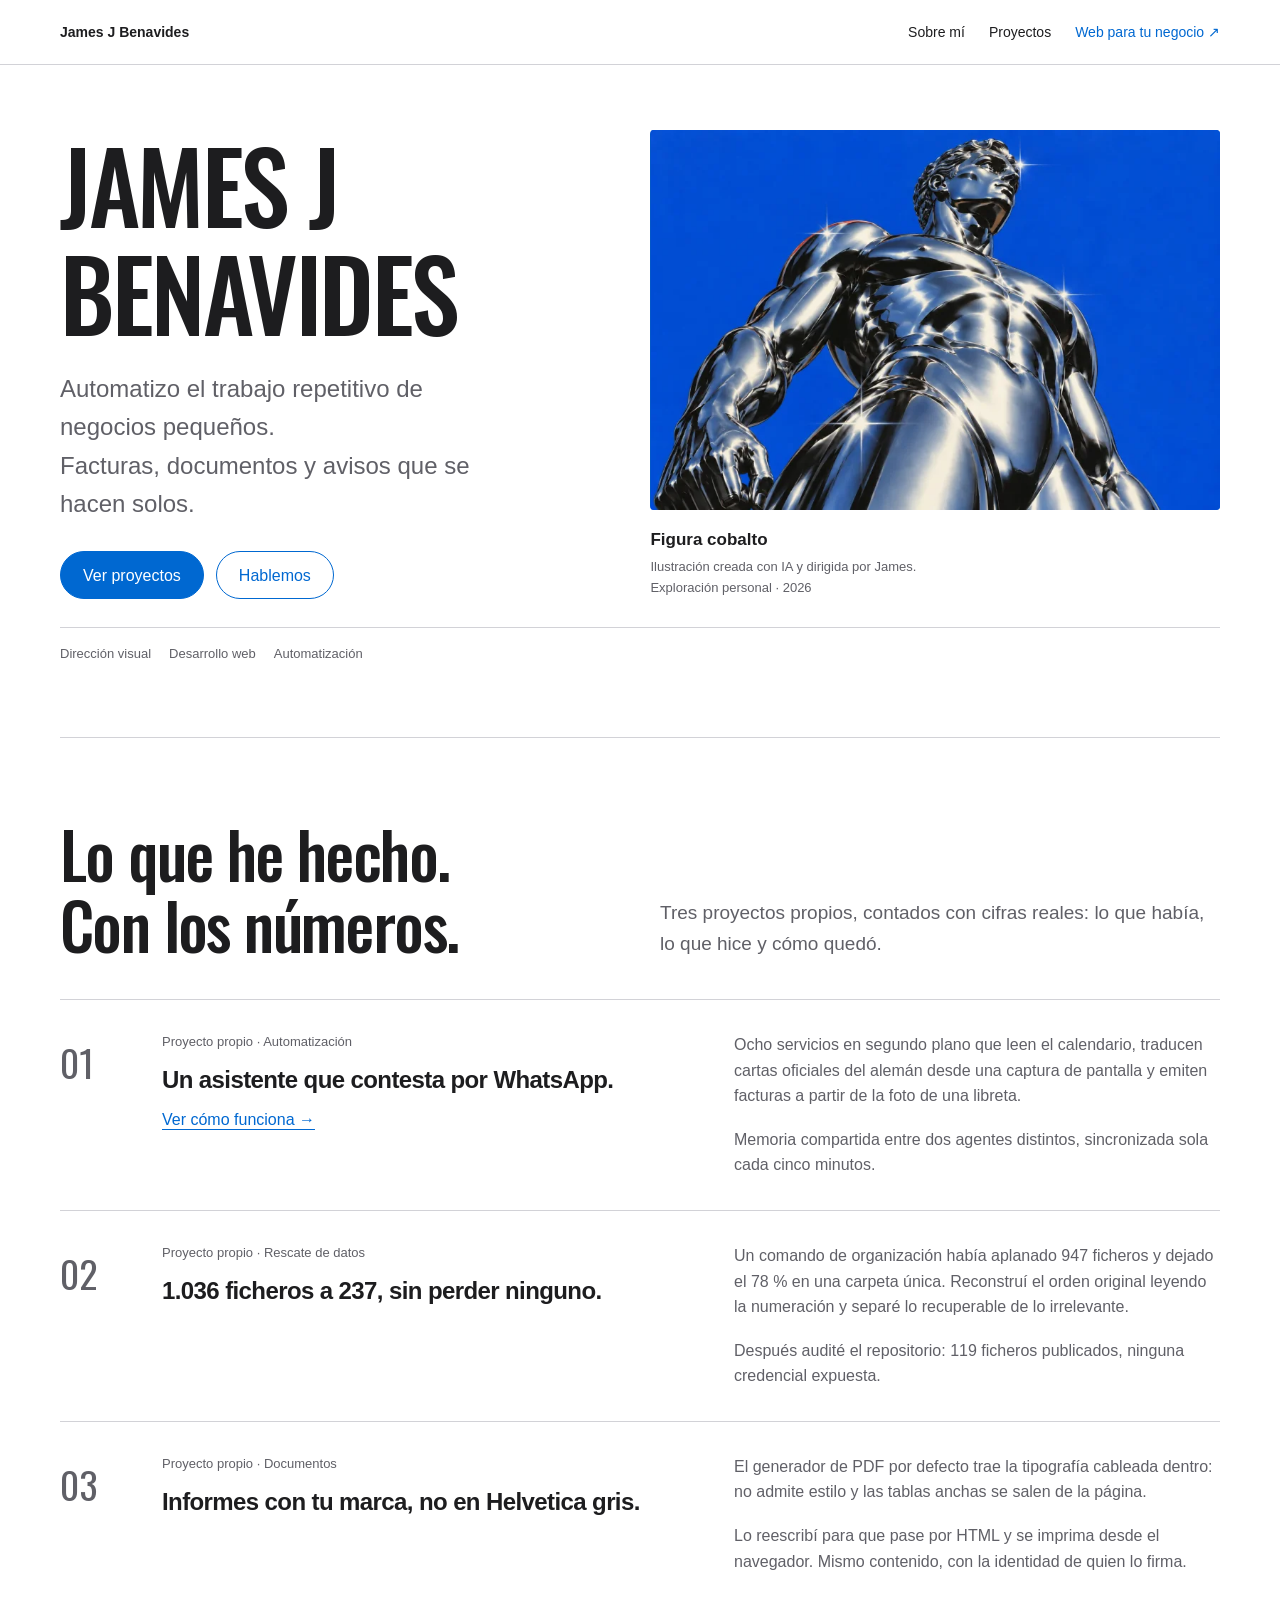
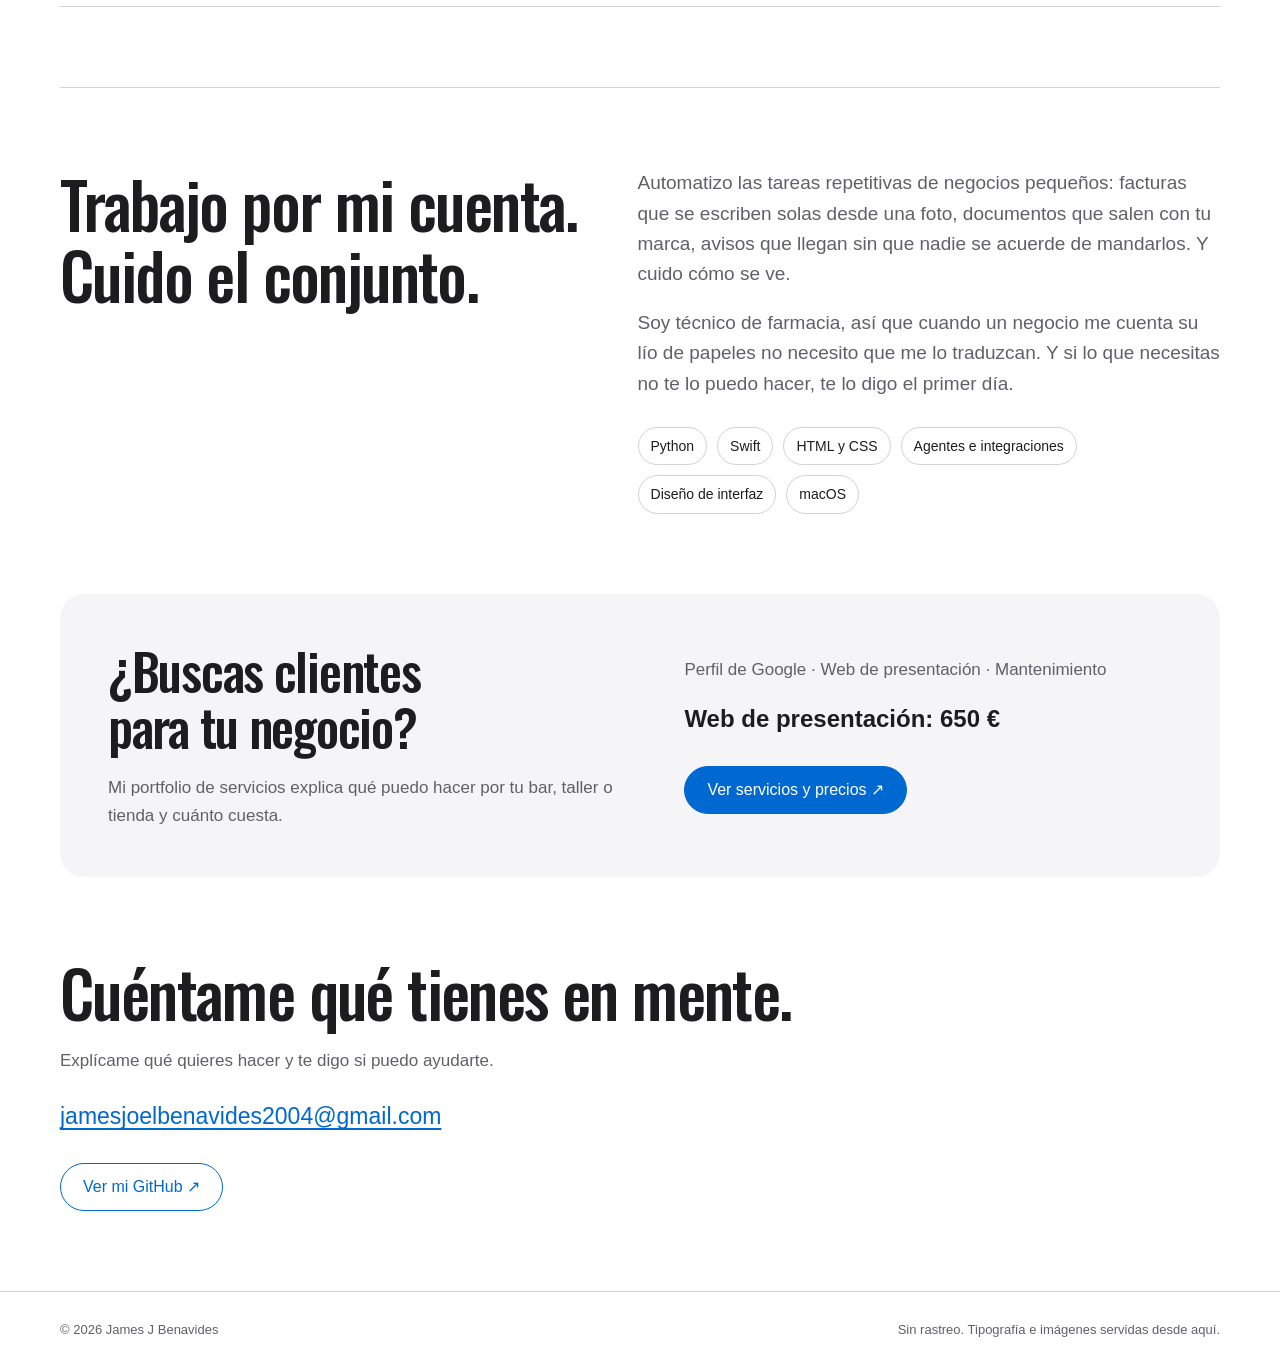
<file: index.html>
<!doctype html>
<html lang="es">
<head>
<meta charset="utf-8">
<meta name="viewport" content="width=device-width, initial-scale=1">
<title>James J Benavides · Diseño, código y automatización</title>
<meta name="description" content="Portfolio de James J Benavides. Dirección visual, webs y proyectos de automatización. Descubre su trabajo y los servicios para negocios de barrio.">
<link rel="stylesheet" href="styles.css">
<link rel="preload" href="assets/oswald-latin.woff2" as="font" type="font/woff2" crossorigin>
<script src="motion.js" defer></script>
</head>
<body>
<a class="salto" href="#principal">Saltar al contenido</a>
<header class="barra"><nav class="marco" aria-label="Principal">
<a class="yo" href="index.html" aria-current="page">James J Benavides</a>
<a class="opcional" href="#sobre-mi">Sobre mí</a><a class="proyectos-nav" href="#proyectos">Proyectos</a>
<a class="contratar" href="https://karmaaaaaaaaaaaa.github.io/james-j-portfolio/es/">Web para tu negocio ↗</a>
</nav></header>
<main id="principal">
<section class="portada marco" aria-labelledby="nombre">
<div class="hero-grid">
<div><h1 id="nombre">James J<br>Benavides</h1>
<p class="rol">Automatizo el trabajo repetitivo de negocios pequeños.<br>Facturas, documentos y avisos que se hacen solos.</p>
<div class="acciones"><a class="boton principal" href="#proyectos">Ver proyectos</a><a class="boton" href="#contacto">Hablemos</a></div>
</div>
<figure class="lamina" id="figura-cobalto">
<picture>
<source type="image/webp" srcset="assets/figura-cobalto-480.webp 480w, assets/figura-cobalto-800.webp 800w, assets/figura-cobalto-1200.webp 1200w, assets/figura-cobalto-1536.webp 1536w" sizes="(max-width:640px) calc(100vw - 36px), (max-width:1208px) calc((100vw - 96px) / 2), 570px">
<img src="assets/figura-cobalto-800.jpg" srcset="assets/figura-cobalto-480.jpg 480w, assets/figura-cobalto-800.jpg 800w, assets/figura-cobalto-1200.jpg 1200w, assets/figura-cobalto-1536.jpg 1536w" sizes="(max-width:640px) calc(100vw - 36px), (max-width:1208px) calc((100vw - 96px) / 2), 570px" width="1536" height="1024" alt="Figura cromada vista en contrapicado, con destellos sobre un fondo azul cobalto." fetchpriority="high" decoding="async">
</picture>
<figcaption><strong>Figura cobalto</strong>Ilustración creada con IA y dirigida por James.<br>Exploración personal · 2026</figcaption>
</figure>
</div>
<div class="indice-obra"><span>Dirección visual</span><span>Desarrollo web</span><span>Automatización</span></div>
</section>
<section class="seccion marco" id="proyectos">
<div class="cabecera-seccion sube"><h2>Lo que he hecho.<br>Con los números.</h2><p>Tres proyectos propios, contados con cifras reales: lo que había, lo que hice y cómo quedó.</p></div>
<div class="casos">
<article class="caso sube"><span class="numero" aria-hidden="true">01</span><div><span class="tipo">Proyecto propio · Automatización</span><h3>Un asistente que contesta por WhatsApp.</h3><a href="ecosistema.html">Ver cómo funciona →</a></div><div><p>Ocho servicios en segundo plano que leen el calendario, traducen cartas oficiales del alemán desde una captura de pantalla y emiten facturas a partir de la foto de una libreta.</p><p>Memoria compartida entre dos agentes distintos, sincronizada sola cada cinco minutos.</p></div></article>
<article class="caso sube"><span class="numero" aria-hidden="true">02</span><div><span class="tipo">Proyecto propio · Rescate de datos</span><h3>1.036 ficheros a 237, sin perder ninguno.</h3></div><div><p>Un comando de organización había aplanado 947 ficheros y dejado el 78 % en una carpeta única. Reconstruí el orden original leyendo la numeración y separé lo recuperable de lo irrelevante.</p><p>Después audité el repositorio: 119 ficheros publicados, ninguna credencial expuesta.</p></div></article>
<article class="caso sube"><span class="numero" aria-hidden="true">03</span><div><span class="tipo">Proyecto propio · Documentos</span><h3>Informes con tu marca, no en Helvetica gris.</h3></div><div><p>El generador de PDF por defecto trae la tipografía cableada dentro: no admite estilo y las tablas anchas se salen de la página.</p><p>Lo reescribí para que pase por HTML y se imprima desde el navegador. Mismo contenido, con la identidad de quien lo firma.</p></div></article>
</div>
</section>
<section class="seccion marco" id="sobre-mi"><div class="sobre"><h2 class="sube">Trabajo por mi cuenta.<br>Cuido el conjunto.</h2><div class="sube"><p class="texto">Automatizo las tareas repetitivas de negocios pequeños: facturas que se escriben solas desde una foto, documentos que salen con tu marca, avisos que llegan sin que nadie se acuerde de mandarlos. Y cuido cómo se ve.</p><p class="texto">Soy técnico de farmacia, así que cuando un negocio me cuenta su lío de papeles no necesito que me lo traduzcan. Y si lo que necesitas no te lo puedo hacer, te lo digo el primer día.</p><div class="capacidades"><span>Python</span><span>Swift</span><span>HTML y CSS</span><span>Agentes e integraciones</span><span>Diseño de interfaz</span><span>macOS</span></div></div></div></section>
<section class="marco" id="negocios"><div class="negocios"><div><h2>¿Buscas clientes<br>para tu negocio?</h2><p style="margin-top:20px">Mi portfolio de servicios explica qué puedo hacer por tu bar, taller o tienda y cuánto cuesta.</p></div><div><p>Perfil de Google · Web de presentación · Mantenimiento</p><p class="precio">Web de presentación: 650 €</p><div class="acciones"><a class="boton principal" href="https://karmaaaaaaaaaaaa.github.io/james-j-portfolio/es/">Ver servicios y precios ↗</a></div></div></div></section>
<section class="contacto marco" id="contacto"><h2>Cuéntame qué tienes en mente.</h2><p>Explícame qué quieres hacer y te digo si puedo ayudarte.</p><a class="correo" href="mailto:jamesjoelbenavides2004@gmail.com?subject=Quiero%20hablar%20de%20un%20proyecto">jamesjoelbenavides2004@gmail.com</a><div class="acciones"><a class="boton" href="https://github.com/KArmaaaaaaaaaaaa">Ver mi GitHub ↗</a></div></section>
</main>
<footer class="pie"><div class="marco"><span>© 2026 James J Benavides</span><span>Sin rastreo. Tipografía e imágenes servidas desde aquí.</span></div></footer>
</body>
</html>
</file>
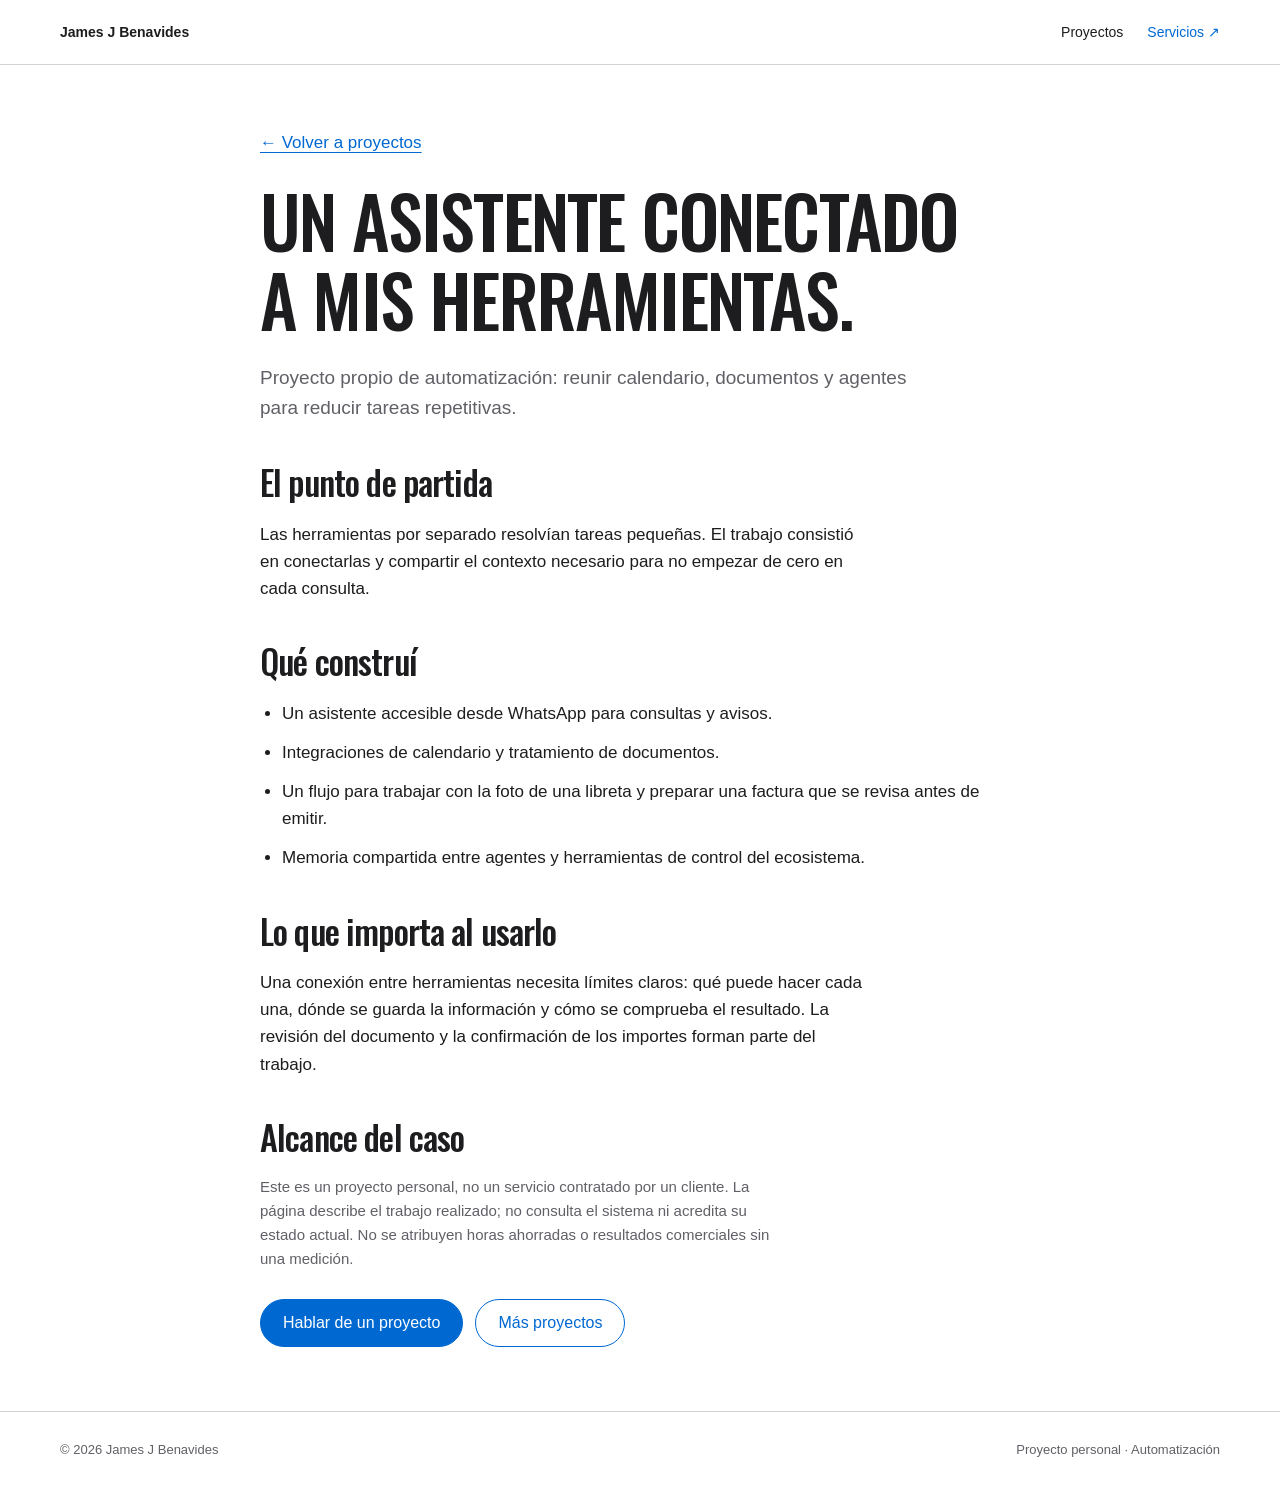
<file: ecosistema.html>
<!doctype html>
<html lang="es">
<head><meta charset="utf-8"><meta name="viewport" content="width=device-width, initial-scale=1"><title>Un ecosistema de automatización · James J Benavides</title><meta name="description" content="Proyecto personal de James: conectar calendario, documentos y agentes en un ecosistema de automatización."><link rel="stylesheet" href="styles.css"><script src="motion.js" defer></script></head>
<body><a class="salto" href="#principal">Saltar al contenido</a>
<header class="barra"><nav class="marco" aria-label="Principal"><a class="yo" href="index.html">James J Benavides</a><a href="index.html#proyectos">Proyectos</a><a class="contratar" href="https://karmaaaaaaaaaaaa.github.io/james-j-portfolio/es/">Servicios ↗</a></nav></header>
<main class="marco" id="principal"><article class="lectura"><a href="index.html#proyectos">← Volver a proyectos</a><h1>Un asistente conectado a mis herramientas.</h1><p class="texto">Proyecto propio de automatización: reunir calendario, documentos y agentes para reducir tareas repetitivas.</p>
<h2>El punto de partida</h2><p>Las herramientas por separado resolvían tareas pequeñas. El trabajo consistió en conectarlas y compartir el contexto necesario para no empezar de cero en cada consulta.</p>
<h2>Qué construí</h2><ul><li>Un asistente accesible desde WhatsApp para consultas y avisos.</li><li>Integraciones de calendario y tratamiento de documentos.</li><li>Un flujo para trabajar con la foto de una libreta y preparar una factura que se revisa antes de emitir.</li><li>Memoria compartida entre agentes y herramientas de control del ecosistema.</li></ul>
<h2>Lo que importa al usarlo</h2><p>Una conexión entre herramientas necesita límites claros: qué puede hacer cada una, dónde se guarda la información y cómo se comprueba el resultado. La revisión del documento y la confirmación de los importes forman parte del trabajo.</p>
<h2>Alcance del caso</h2><p class="nota">Este es un proyecto personal, no un servicio contratado por un cliente. La página describe el trabajo realizado; no consulta el sistema ni acredita su estado actual. No se atribuyen horas ahorradas o resultados comerciales sin una medición.</p>
<div class="acciones"><a class="boton principal" href="index.html#contacto">Hablar de un proyecto</a><a class="boton" href="index.html#proyectos">Más proyectos</a></div></article></main>
<footer class="pie"><div class="marco"><span>© 2026 James J Benavides</span><span>Proyecto personal · Automatización</span></div></footer></body></html>
</file>
<file: styles.css>
@font-face{font-family:Oswald;src:url('assets/oswald-latin.woff2') format('woff2');font-style:normal;font-weight:400 500;font-display:swap;unicode-range:U+0000-00FF,U+0131,U+0152-0153,U+02BB-02BC,U+02C6,U+02DA,U+02DC,U+0304,U+0308,U+0329,U+2000-206F,U+20AC,U+2122,U+2191,U+2193,U+2212,U+2215,U+FEFF,U+FFFD}
@font-face{font-family:Oswald;src:url('assets/oswald-latin-ext.woff2') format('woff2');font-style:normal;font-weight:400 500;font-display:swap;unicode-range:U+0100-02BA,U+02BD-02C5,U+02C7-02CC,U+02CE-02D7,U+02DD-02FF,U+0304,U+0308,U+0329,U+1D00-1DBF,U+1E00-1E9F,U+1EF2-1EFF,U+2020,U+20A0-20AB,U+20AD-20C0,U+2113,U+2C60-2C7F,U+A720-A7FF}
:root{--papel:#fff;--nube:#f5f5f7;--tinta:#1d1d1f;--secundario:#606067;--azul:#0068d1;--linea:#d2d2d7;--medida:1160px;--curva:cubic-bezier(.4,0,.6,1);--entrada:cubic-bezier(.25,.1,.3,1);--micro:160ms;--rapido:240ms;--normal:320ms;color-scheme:light}
/* Contraste: #606067 sobre blanco 6,24:1; #0068d1 sobre blanco 5,38:1. */
*{box-sizing:border-box}html{scroll-behavior:smooth;scroll-padding-top:90px}body{margin:0;background:var(--papel);color:var(--tinta);font:17px/1.6 -apple-system,BlinkMacSystemFont,'Helvetica Neue',Arial,sans-serif;-webkit-font-smoothing:antialiased}
a{color:var(--azul);text-underline-offset:4px}a,button{-webkit-tap-highlight-color:transparent}:focus-visible{outline:3px solid var(--azul);outline-offset:5px}::selection{background:var(--azul);color:#fff}img{max-width:100%;display:block;height:auto}h1,h2,h3,p,figure{margin:0}p{max-width:64ch}h1,h2{font-family:Oswald,'Arial Narrow',sans-serif;font-weight:500;line-height:1.1;letter-spacing:-.025em;text-wrap:balance}h1{font-size:clamp(60px,7.7vw,110px);text-transform:uppercase}h2{font-size:clamp(38px,5vw,64px)}h3{font-size:24px;line-height:1.25;letter-spacing:-.025em}p+p{margin-top:18px}.marco{width:min(100% - 48px,var(--medida));margin-inline:auto}.salto{position:fixed;z-index:100;top:10px;left:16px;background:var(--tinta);color:white;padding:12px;transform:translateY(-160%)}.salto:focus{transform:none}.barra{position:sticky;top:0;z-index:20;background:rgba(255,255,255,.94);backdrop-filter:blur(16px);border-bottom:1px solid var(--linea)}.barra nav{display:flex;align-items:center;gap:24px;min-height:64px}.barra a{font-size:14px;text-decoration:none;min-height:44px;display:inline-flex;align-items:center;color:var(--tinta)}.barra .yo{font-weight:600;margin-right:auto}.barra .contratar{color:var(--azul)}.portada{padding-block:64px 72px}.hero-grid{display:grid;grid-template-columns:1fr 1.05fr;gap:48px;align-items:center}.rol{font-size:clamp(19px,2vw,24px);color:var(--secundario);margin-top:24px;max-width:31ch}.acciones{display:flex;flex-wrap:wrap;gap:12px;margin-top:28px}.boton{display:inline-flex;align-items:center;justify-content:center;min-height:48px;border-radius:99px;padding:10px 22px;font-size:16px;text-decoration:none;border:1px solid var(--azul);transition:transform var(--micro) var(--curva),background-color var(--rapido) var(--curva);color:var(--azul)}.boton.principal{background:var(--azul);color:#fff}.boton:active{transform:scale(.97)}.lamina{margin:0;min-width:0}.lamina picture{display:block;border-radius:4px;overflow:hidden;background:#0457c8}.lamina img{width:100%;aspect-ratio:3/2;object-fit:contain}.lamina figcaption{padding-top:16px;font-size:13px;line-height:1.6;color:var(--secundario)}.lamina figcaption strong{color:var(--tinta);font-weight:600;font-size:17px;display:block;margin-bottom:4px}.indice-obra{margin-top:28px;border-top:1px solid var(--linea);padding-top:16px;display:flex;gap:18px;flex-wrap:wrap;font-size:13px;color:var(--secundario)}.seccion{padding-block:80px;border-top:1px solid var(--linea)}.cabecera-seccion{display:grid;grid-template-columns:1fr 1fr;gap:40px;margin-bottom:40px;align-items:end}.cabecera-seccion p,.texto{color:var(--secundario);font-size:19px}.casos{border-top:1px solid var(--linea)}.caso{display:grid;grid-template-columns:70px minmax(0,1fr) minmax(0,.9fr);gap:32px;padding:32px 0;border-bottom:1px solid var(--linea)}.numero{font-family:Oswald,sans-serif;font-size:38px;color:var(--secundario)}.tipo{display:block;font-size:13px;color:var(--secundario);margin-bottom:12px}.caso p{color:var(--secundario);font-size:16px}.caso a{display:inline-block;padding-block:12px;font-size:16px}.caso details{font-size:15px;margin-top:12px}.caso summary{cursor:pointer;min-height:44px;padding-block:10px;color:var(--azul)}.caso details p{margin-top:8px}.sobre{display:grid;grid-template-columns:1fr 1.1fr;gap:48px}.capacidades{display:flex;flex-wrap:wrap;gap:10px;margin-top:28px}.capacidades span{border:1px solid var(--linea);padding:7px 12px;border-radius:99px;font-size:14px}.negocios{background:var(--nube);padding:48px;display:grid;grid-template-columns:1.1fr 1fr;gap:40px;align-items:center;border-radius:24px}.negocios h2{font-size:clamp(36px,4vw,54px)}.negocios p{color:var(--secundario)}.negocios .precio{font-size:24px;font-weight:600;color:var(--tinta);margin-top:16px}.contacto{padding-block:80px}.contacto p{margin-top:20px;color:var(--secundario)}.correo{display:inline-block;margin-top:24px;font-size:clamp(15px,2.5vw,23px);overflow-wrap:anywhere}.pie{border-top:1px solid var(--linea);padding-block:28px;font-size:13px;color:var(--secundario)}.pie .marco{display:flex;justify-content:space-between;gap:24px;flex-wrap:wrap}.sube{opacity:1;transform:none;transition:opacity var(--normal) var(--entrada),transform var(--normal) var(--entrada)}.js-mov .sube:not(.dentro){opacity:0;transform:translateY(20px)}.lectura{max-width:760px;margin-inline:auto;padding-block:64px}.lectura h1{font-size:clamp(42px,7vw,72px);margin-block:24px}.lectura h2{font-size:34px;margin-block:40px 20px}.lectura ul{padding-left:22px}.lectura li+li{margin-top:12px}.lectura .nota{font-size:15px;color:var(--secundario)}
@media(hover:hover){.boton:hover{transform:translateY(-2px)}.boton.principal:hover{background:#005bb8}.barra a:hover{text-decoration:underline}.caso a:hover{text-decoration-thickness:2px}}
@media(hover:none){.boton:hover{transform:none}}
@media(max-width:900px){.hero-grid{gap:28px;grid-template-columns:1fr 1fr}.barra nav{gap:16px}.barra .opcional{display:none}.caso{grid-template-columns:40px 1fr;gap:22px}.caso>div:last-child{grid-column:2}.negocios{padding:32px;gap:24px}}
@media(max-width:640px){.marco{width:calc(100% - 36px)}.barra nav{gap:12px;min-height:60px;flex-wrap:wrap}.barra a{font-size:12px}.barra .yo{font-size:14px}.barra .proyectos-nav{display:none}.portada{padding-block:32px 48px}.hero-grid,.cabecera-seccion,.sobre,.negocios{grid-template-columns:1fr}.hero-grid{gap:32px}h1{font-size:clamp(54px,13.5vw,80px)}.rol{margin-top:18px;max-width:34ch}.acciones{margin-top:22px}.seccion,.contacto{padding-block:48px}.cabecera-seccion,.sobre{gap:24px}.cabecera-seccion{margin-bottom:28px}.negocios{padding:28px 22px;border-radius:16px}.caso{gap:18px}.lamina figcaption{padding-top:12px}.indice-obra{margin-top:20px}.boton{font-size:15px;padding-inline:18px}}
@media(prefers-reduced-motion:reduce){html{scroll-behavior:auto}*,*::before,*::after{animation:none!important;transition-property:opacity,background-color,color!important;transition-duration:200ms!important;transition-delay:0ms!important}.js-mov .sube:not(.dentro),.sube,.boton:hover,.boton:active{opacity:1!important;transform:none!important}}
@media(prefers-reduced-transparency:reduce){.barra{background:#fff;backdrop-filter:none}}
@media(prefers-contrast:more){:root{--secundario:#303036;--linea:#606067}.negocios{border:1px solid var(--tinta)}}
</file>
